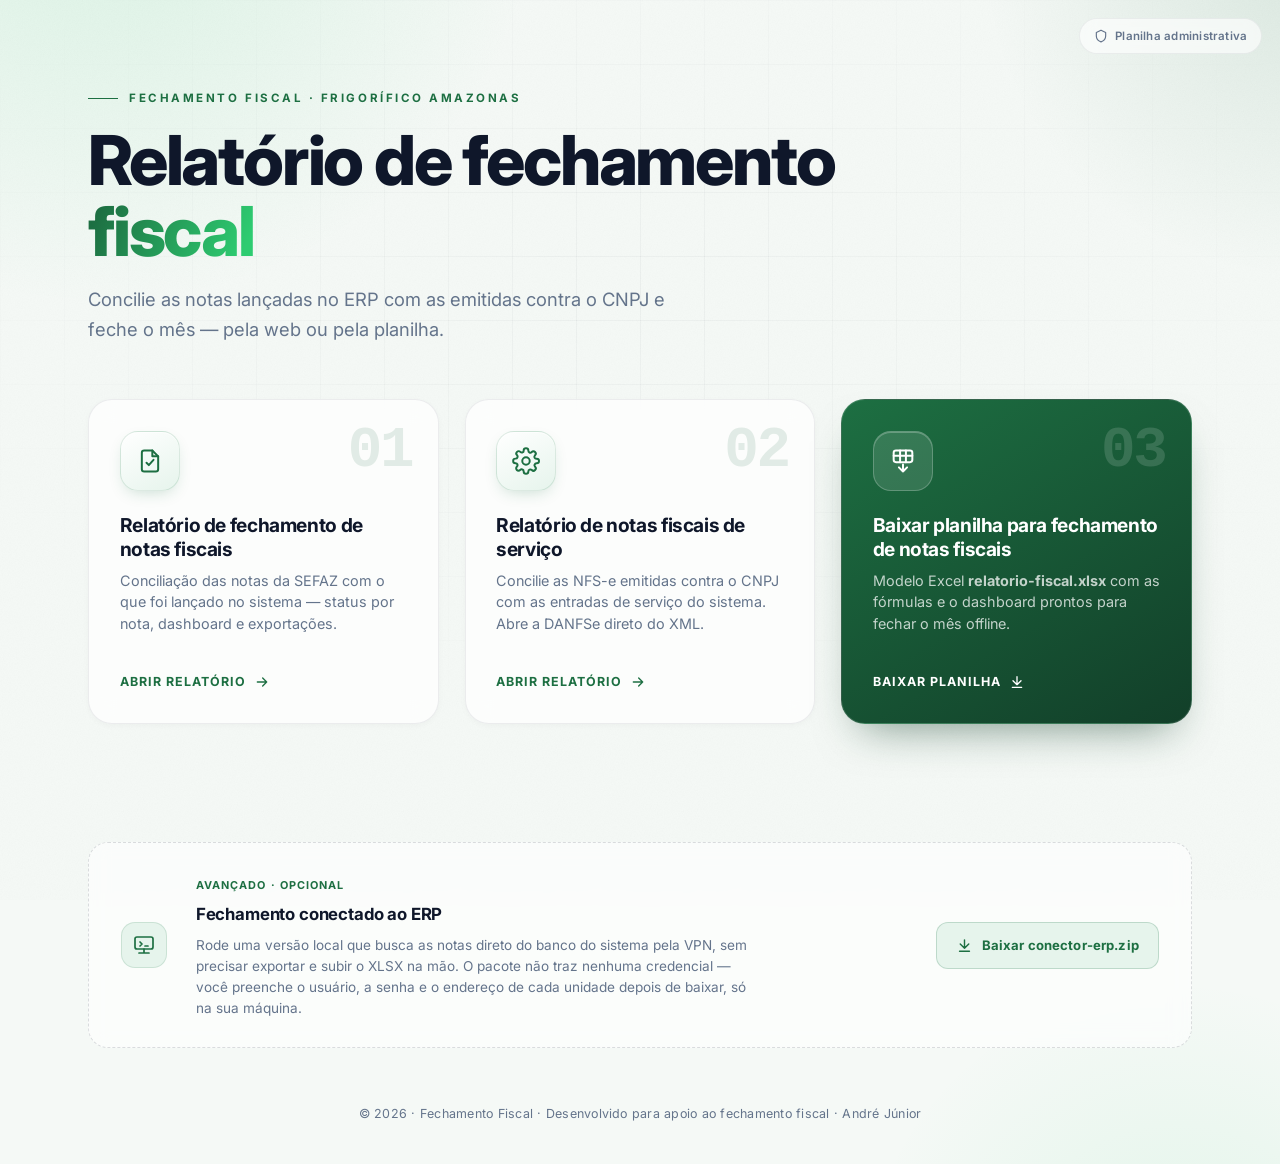
<file: index.html>
<!doctype html>
<html lang="pt-br">
  <head>
    <meta charset="UTF-8" />
    <meta name="viewport" content="width=device-width, initial-scale=1.0" />
    <title>Relatório de fechamento fiscal</title>
    <meta
      name="description"
      content="Ferramentas do fechamento fiscal: conciliação das notas da SEFAZ, das notas de serviço (NFS-e) e o modelo de planilha para fechar o mês."
    />

    <link rel="preconnect" href="https://fonts.googleapis.com" />
    <link rel="preconnect" href="https://fonts.gstatic.com" crossorigin />
    <link
      href="https://fonts.googleapis.com/css2?family=Inter:wght@400;500;600;700;800&display=swap"
      rel="stylesheet"
    />
    <link rel="stylesheet" href="style.css" />
    <link rel="stylesheet" href="css/inicio.css" />
    <link rel="shortcut icon" href="favicon.ico" type="image/x-icon" />
  </head>
  <body>
    <a href="controle-nf.xlsx" class="lp-admin">
      <svg
        viewBox="0 0 24 24"
        fill="none"
        stroke-width="2"
        stroke-linecap="round"
        stroke-linejoin="round"
        aria-hidden="true"
      >
        <path d="M12 2 4 6v6c0 5 3.4 8.5 8 10 4.6-1.5 8-5 8-10V6z" />
      </svg>
      Planilha administrativa
    </a>

    <main class="lp">
      <div class="lp-hero">
        <span class="lp-eyebrow">Fechamento fiscal · Frigorífico Amazonas</span>
        <h1 class="lp-title">Relatório de fechamento <em>fiscal</em></h1>
        <p class="lp-lede">
          Concilie as notas lançadas no ERP com as emitidas contra o CNPJ e
          feche o mês — pela web ou pela planilha.
        </p>
      </div>

      <nav class="lp-cards">
        <a class="lp-card" href="conciliacao.html" style="--i: 0">
          <span class="lp-card-hud" aria-hidden="true"></span>
          <span class="lp-card-index" aria-hidden="true">01</span>
          <span class="lp-card-icon" aria-hidden="true">
            <svg
              viewBox="0 0 24 24"
              fill="none"
              stroke="currentColor"
              stroke-width="1.7"
              stroke-linecap="round"
              stroke-linejoin="round"
            >
              <path d="M14 3H7a2 2 0 0 0-2 2v14a2 2 0 0 0 2 2h10a2 2 0 0 0 2-2V8z" />
              <path d="M14 3v5h5" />
              <path d="M9 13.5l2 2 4-4.5" />
            </svg>
          </span>
          <span class="lp-card-body">
            <span class="lp-card-title"
              >Relatório de fechamento de notas fiscais</span
            >
            <span class="lp-card-sub"
              >Conciliação das notas da SEFAZ com o que foi lançado no sistema —
              status por nota, dashboard e exportações.</span
            >
          </span>
          <span class="lp-card-cta">
            Abrir relatório
            <svg
              viewBox="0 0 24 24"
              fill="none"
              stroke="currentColor"
              stroke-width="2"
              stroke-linecap="round"
              stroke-linejoin="round"
              aria-hidden="true"
            >
              <path d="M5 12h14M13 6l6 6-6 6" />
            </svg>
          </span>
        </a>

        <a class="lp-card" href="conciliacao-servicos.html" style="--i: 1">
          <span class="lp-card-hud" aria-hidden="true"></span>
          <span class="lp-card-index" aria-hidden="true">02</span>
          <span class="lp-card-icon" aria-hidden="true">
            <svg
              viewBox="0 0 24 24"
              fill="none"
              stroke="currentColor"
              stroke-width="1.7"
              stroke-linecap="round"
              stroke-linejoin="round"
            >
              <circle cx="12" cy="12" r="3.2" />
              <path
                d="M19.4 15a1.7 1.7 0 0 0 .34 1.87l.06.06a2 2 0 1 1-2.83 2.83l-.06-.06a1.7 1.7 0 0 0-1.87-.34 1.7 1.7 0 0 0-1.03 1.56V21a2 2 0 1 1-4 0v-.09A1.7 1.7 0 0 0 8.9 19.3a1.7 1.7 0 0 0-1.87.34l-.06.06a2 2 0 1 1-2.83-2.83l.06-.06A1.7 1.7 0 0 0 4.7 15a1.7 1.7 0 0 0-1.56-1.03H3a2 2 0 1 1 0-4h.09A1.7 1.7 0 0 0 4.7 8.9a1.7 1.7 0 0 0-.34-1.87l-.06-.06a2 2 0 1 1 2.83-2.83l.06.06A1.7 1.7 0 0 0 9 4.7h.06A1.7 1.7 0 0 0 10 3.14V3a2 2 0 1 1 4 0v.09A1.7 1.7 0 0 0 15 4.7a1.7 1.7 0 0 0 1.87-.34l.06-.06a2 2 0 1 1 2.83 2.83l-.06.06A1.7 1.7 0 0 0 19.3 9v.06A1.7 1.7 0 0 0 21 10h.14a2 2 0 1 1 0 4H21a1.7 1.7 0 0 0-1.56 1z"
              />
            </svg>
          </span>
          <span class="lp-card-body">
            <span class="lp-card-title"
              >Relatório de notas fiscais de serviço</span
            >
            <span class="lp-card-sub"
              >Concilie as NFS-e emitidas contra o CNPJ com as entradas de
              serviço do sistema. Abre a DANFSe direto do XML.</span
            >
          </span>
          <span class="lp-card-cta">
            Abrir relatório
            <svg
              viewBox="0 0 24 24"
              fill="none"
              stroke="currentColor"
              stroke-width="2"
              stroke-linecap="round"
              stroke-linejoin="round"
              aria-hidden="true"
            >
              <path d="M5 12h14M13 6l6 6-6 6" />
            </svg>
          </span>
        </a>

        <a class="lp-card lp-card--primary" href="assets/relatorio-fiscal.xlsx" download style="--i: 2">
          <span class="lp-card-hud" aria-hidden="true"></span>
          <span class="lp-card-index" aria-hidden="true">03</span>
          <span class="lp-card-icon" aria-hidden="true">
            <svg
              viewBox="0 0 24 24"
              fill="none"
              stroke="currentColor"
              stroke-width="1.7"
              stroke-linecap="round"
              stroke-linejoin="round"
            >
              <rect x="4" y="3" width="16" height="10" rx="2" />
              <path d="M4 7.5h16M9.5 3v10M14.5 3v10" />
              <path d="M12 15v6M8.5 17.5l3.5 3.5 3.5-3.5" />
            </svg>
          </span>
          <span class="lp-card-body">
            <span class="lp-card-title"
              >Baixar planilha para fechamento de notas fiscais</span
            >
            <span class="lp-card-sub"
              >Modelo Excel <b>relatorio-fiscal.xlsx</b> com as fórmulas e o
              dashboard prontos para fechar o mês offline.</span
            >
          </span>
          <span class="lp-card-cta">
            Baixar planilha
            <svg
              viewBox="0 0 24 24"
              fill="none"
              stroke="currentColor"
              stroke-width="2"
              stroke-linecap="round"
              stroke-linejoin="round"
              aria-hidden="true"
            >
              <path d="M12 4v12M6 10l6 6 6-6M5 20h14" />
            </svg>
          </span>
        </a>
      </nav>

      <section class="lp-advanced">
        <div class="lp-advanced-icon" aria-hidden="true">
          <svg
            viewBox="0 0 24 24"
            fill="none"
            stroke="currentColor"
            stroke-width="1.7"
            stroke-linecap="round"
            stroke-linejoin="round"
          >
            <rect x="3" y="4" width="18" height="12" rx="2" />
            <path d="M7 20h10M12 16v4" />
            <path d="M8 9l2 2-2 2M13 13h3" />
          </svg>
        </div>
        <div class="lp-advanced-body">
          <span class="lp-advanced-tag">Avançado · opcional</span>
          <h2 class="lp-advanced-title">Fechamento conectado ao ERP</h2>
          <p class="lp-advanced-sub">
            Rode uma versão local que busca as notas direto do banco do
            sistema pela VPN, sem precisar exportar e subir o XLSX na mão.
            O pacote não traz nenhuma credencial — você preenche o usuário,
            a senha e o endereço de cada unidade depois de baixar, só na sua
            máquina.
          </p>
        </div>
        <a class="lp-advanced-btn" href="assets/conector-erp.zip" download>
          <svg
            viewBox="0 0 24 24"
            fill="none"
            stroke="currentColor"
            stroke-width="2"
            stroke-linecap="round"
            stroke-linejoin="round"
            aria-hidden="true"
          >
            <path d="M12 4v12M6 10l6 6 6-6M5 20h14" />
          </svg>
          Baixar conector-erp.zip
        </a>
      </section>
    </main>

    <footer class="lp-foot">
      © 2026 · Fechamento Fiscal · Desenvolvido para apoio ao fechamento fiscal ·
      André Júnior
    </footer>

    <script>
      ;(function () {
        var reduce = window.matchMedia('(prefers-reduced-motion: reduce)').matches
        var cards = document.querySelectorAll('.lp-card')
        cards.forEach(function (card) {
          card.addEventListener('pointermove', function (e) {
            var r = card.getBoundingClientRect()
            var px = (e.clientX - r.left) / r.width
            var py = (e.clientY - r.top) / r.height
            card.style.setProperty('--mx', (px * 100).toFixed(1) + '%')
            card.style.setProperty('--my', (py * 100).toFixed(1) + '%')
            if (!reduce) {
              card.style.setProperty('--ry', ((px - 0.5) * 8).toFixed(2) + 'deg')
              card.style.setProperty('--rx', ((0.5 - py) * 8).toFixed(2) + 'deg')
            }
          })
          card.addEventListener('pointerleave', function () {
            card.style.setProperty('--mx', '50%')
            card.style.setProperty('--my', '50%')
            card.style.setProperty('--rx', '0deg')
            card.style.setProperty('--ry', '0deg')
          })
        })
      })()
    </script>
  </body>
</html>
</file>
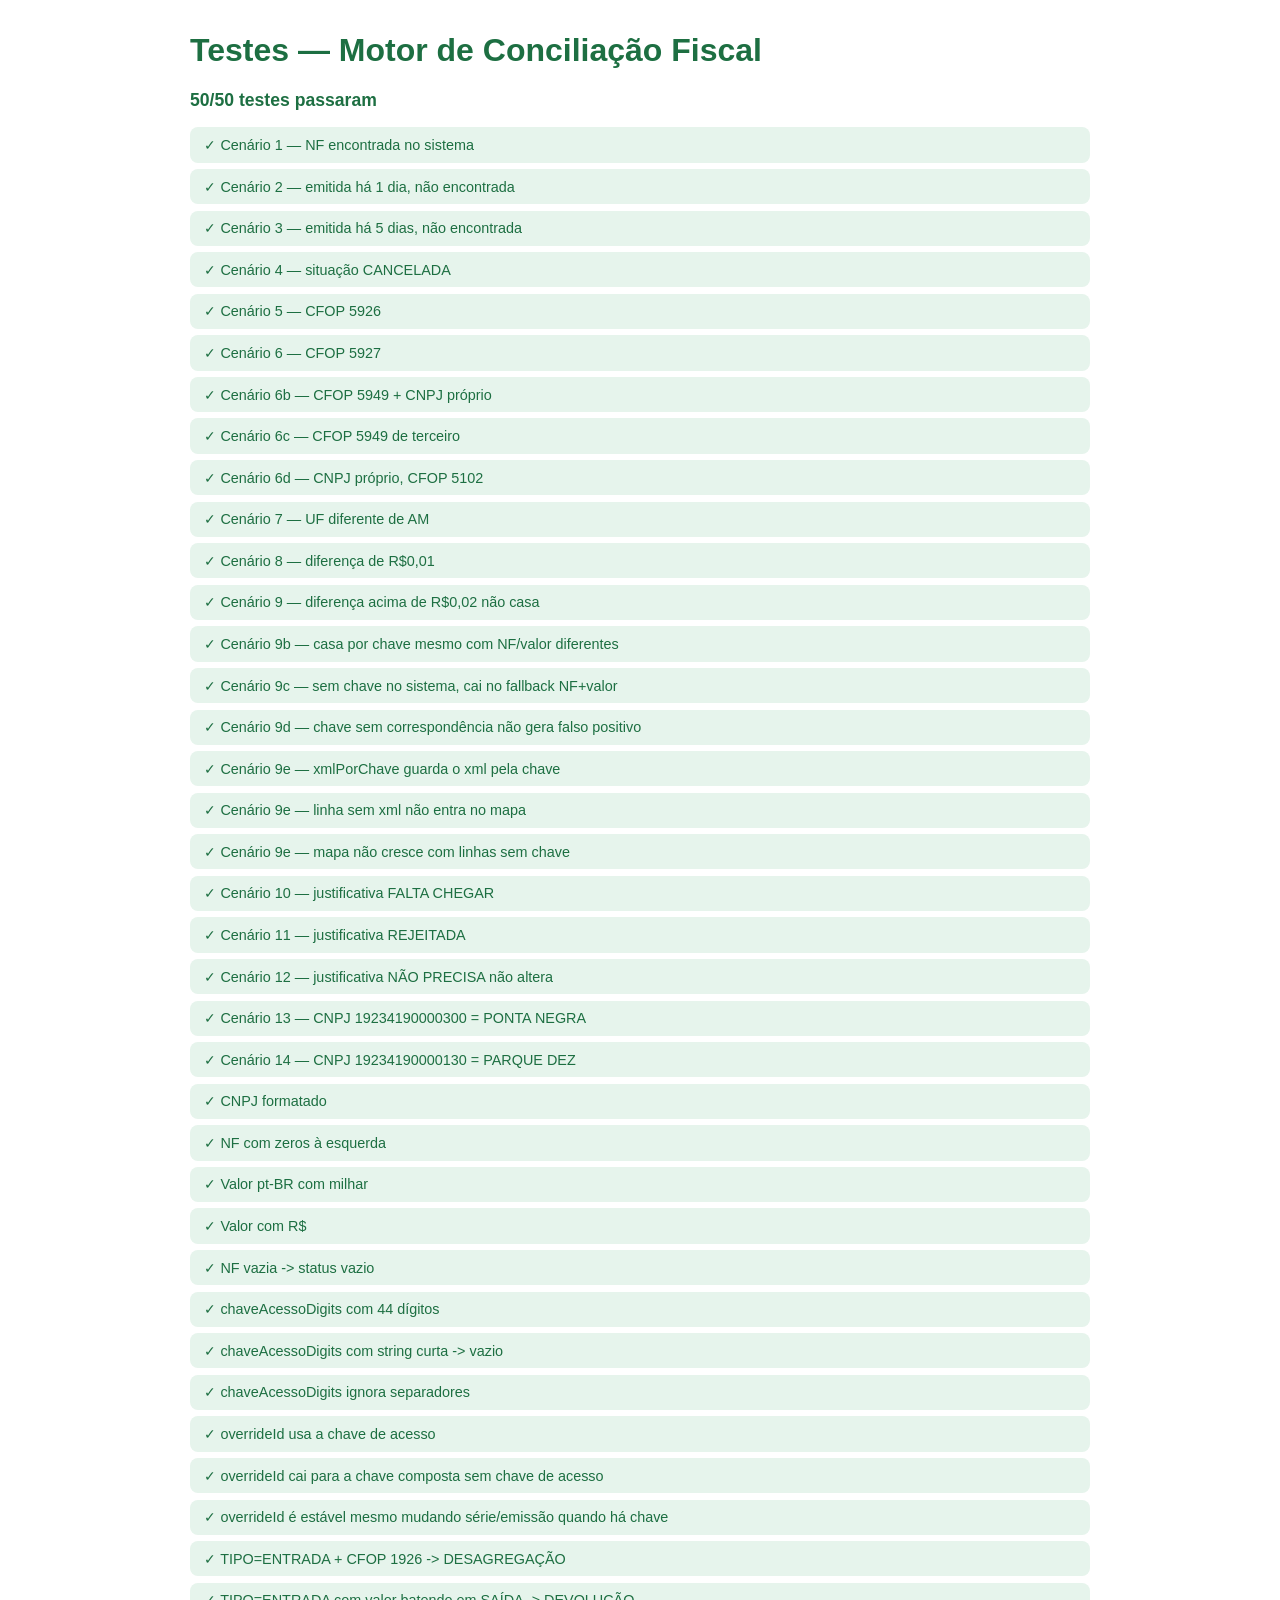
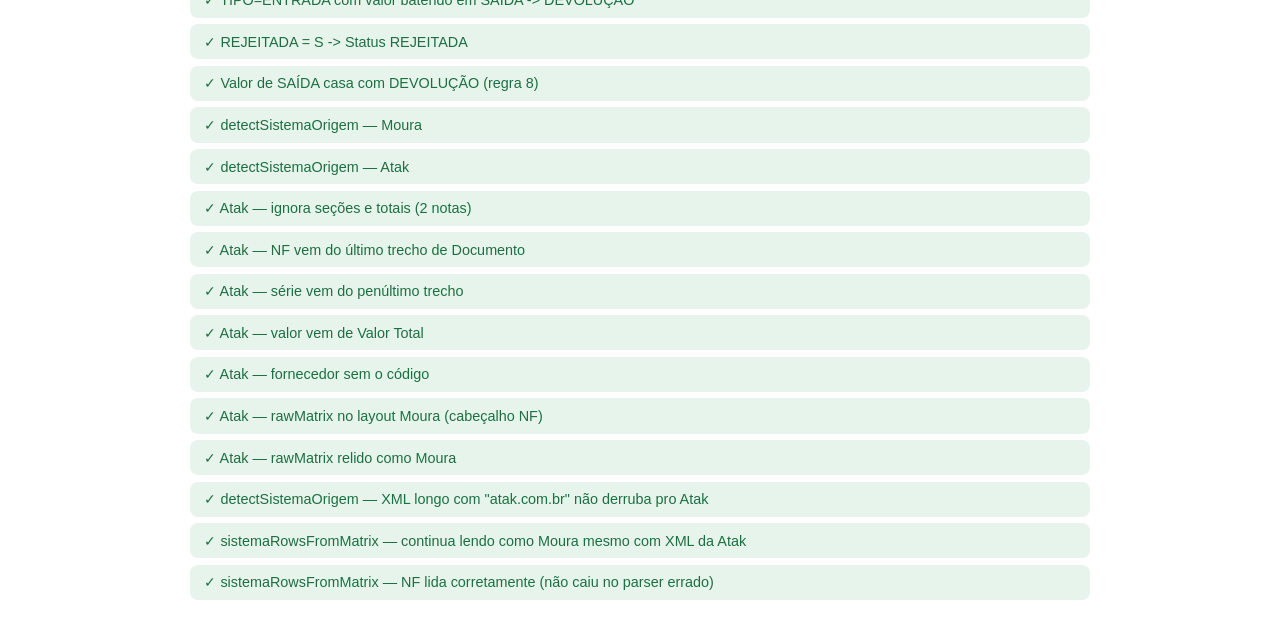
<file: tests/conciliacao-engine.test.html>
<!doctype html>
<html lang="pt-br">
  <head>
    <meta charset="UTF-8" />
    <title>Testes — Motor de Conciliação Fiscal</title>
    <style>
      body { font-family: 'Segoe UI', sans-serif; max-width: 900px; margin: 2rem auto; padding: 0 1rem; }
      h1 { color: #1d6f42; }
      .case { padding: 0.6rem 0.9rem; border-radius: 8px; margin-bottom: 0.4rem; font-size: 0.9rem; }
      .pass { background: #e6f4ec; color: #1d6f42; }
      .fail { background: #fdecec; color: #b42318; }
      #summary { font-weight: 700; margin: 1rem 0; font-size: 1.1rem; }
    </style>
    <script src="../js/conciliacao-engine.js"></script>
    <script src="../js/conciliacao-parsers.js"></script>
  </head>
  <body>
    <h1>Testes — Motor de Conciliação Fiscal</h1>
    <div id="summary">Executando...</div>
    <div id="results"></div>

    <script>
      const Engine = window.ConciliacaoEngine
      const results = []

      function assertEqual(name, actual, expected) {
        const pass = actual === expected
        results.push({ name, pass, actual, expected })
      }

      function baseRow(overrides) {
        return Object.assign(
          {
            uf: 'AM',
            nf: '123',
            serie: '1',
            emissao: Engine.stripTime(new Date()),
            cnpjEmissor: '05402904001562',
            cnpjEmissorFormatado: '05.402.904/0001-62',
            fornecedor: 'FORNECEDOR TESTE',
            cnpjDestinatario: '19234190000300',
            cfop: 5102,
            situacao: 'AUTORIZADA',
            tipo: 'SAÍDA',
            valor: 100,
            rejeitada: 'N',
          },
          overrides || {}
        )
      }

      function diasAtras(n) {
        const d = new Date()
        d.setDate(d.getDate() - n)
        return Engine.stripTime(d)
      }

      // --- Cenário 1: NF encontrada no sistema -> RECEBIDA ---
      ;(function () {
        const row = baseRow({ nf: '456', valor: 250, emissao: diasAtras(10) })
        const indices = Engine.buildIndices([row], [{ nf: '456', valor: 250 }])
        assertEqual('Cenário 1 — NF encontrada no sistema', Engine.conciliarNota(row, indices), 'RECEBIDA')
      })()

      // --- Cenário 2: não encontrada, emitida há 1 dia -> FALTA CHEGAR ---
      ;(function () {
        const row = baseRow({ nf: '789', valor: 300, emissao: diasAtras(1) })
        const indices = Engine.buildIndices([row], [])
        assertEqual('Cenário 2 — emitida há 1 dia, não encontrada', Engine.conciliarNota(row, indices), 'FALTA CHEGAR')
      })()

      // --- Cenário 3: não encontrada, emitida há mais de 2 dias -> NÃO LANÇADA ---
      ;(function () {
        const row = baseRow({ nf: '790', valor: 300, emissao: diasAtras(5) })
        const indices = Engine.buildIndices([row], [])
        assertEqual('Cenário 3 — emitida há 5 dias, não encontrada', Engine.conciliarNota(row, indices), 'NÃO LANÇADA')
      })()

      // --- Cenário 4: Situação CANCELADA ---
      ;(function () {
        const row = baseRow({ nf: '791', situacao: 'CANCELADA', emissao: diasAtras(10) })
        const indices = Engine.buildIndices([row], [])
        assertEqual('Cenário 4 — situação CANCELADA', Engine.conciliarNota(row, indices), 'CANCELADA')
      })()

      // --- Cenário 5: CFOP 5926 -> DESAGREGAÇÃO ---
      ;(function () {
        const row = baseRow({ nf: '792', cfop: 5926, emissao: diasAtras(10) })
        const indices = Engine.buildIndices([row], [])
        assertEqual('Cenário 5 — CFOP 5926', Engine.conciliarNota(row, indices), 'DESAGREGAÇÃO')
      })()

      // --- Cenário 6: CFOP 5927 -> DESCARTE ---
      ;(function () {
        const row = baseRow({ nf: '793', cfop: 5927, emissao: diasAtras(10) })
        const indices = Engine.buildIndices([row], [])
        assertEqual('Cenário 6 — CFOP 5927', Engine.conciliarNota(row, indices), 'DESCARTE')
      })()

      // --- Cenário 6b: CFOP 5949 emitida por CNPJ próprio -> SAÍDA DE ESTOQUE ---
      ;(function () {
        const row = baseRow({
          nf: '7931',
          cfop: 5949,
          cnpjEmissor: '19234190000644',
          emissao: diasAtras(10),
        })
        const indices = Engine.buildIndices([row], [])
        assertEqual('Cenário 6b — CFOP 5949 + CNPJ próprio', Engine.conciliarNota(row, indices), 'SAÍDA DE ESTOQUE')
      })()

      // --- Cenário 6c: CFOP 5949 de fornecedor terceiro -> não é saída de estoque ---
      ;(function () {
        const row = baseRow({ nf: '7932', cfop: 5949, emissao: diasAtras(10) })
        const indices = Engine.buildIndices([row], [])
        assertEqual('Cenário 6c — CFOP 5949 de terceiro', Engine.conciliarNota(row, indices), 'NÃO LANÇADA')
      })()

      // --- Cenário 6d: CNPJ próprio mas CFOP diferente de 5949 -> regra não dispara ---
      ;(function () {
        const row = baseRow({ nf: '7933', cfop: 5102, cnpjEmissor: '19234190000130', emissao: diasAtras(10) })
        const indices = Engine.buildIndices([row], [])
        assertEqual('Cenário 6d — CNPJ próprio, CFOP 5102', Engine.conciliarNota(row, indices), 'NÃO LANÇADA')
      })()

      // --- Cenário 7: UF diferente de AM -> EM TRANSPORTE ---
      ;(function () {
        const row = baseRow({ nf: '794', uf: 'SP', emissao: diasAtras(10) })
        const indices = Engine.buildIndices([row], [])
        assertEqual('Cenário 7 — UF diferente de AM', Engine.conciliarNota(row, indices), 'EM TRANSPORTE')
      })()

      // --- Cenário 8: NF+valor com diferença de R$0,01 -> RECEBIDA ---
      ;(function () {
        const row = baseRow({ nf: '795', valor: 100.0, emissao: diasAtras(10) })
        const indices = Engine.buildIndices([row], [{ nf: '795', valor: 100.01 }])
        assertEqual('Cenário 8 — diferença de R$0,01', Engine.conciliarNota(row, indices), 'RECEBIDA')
      })()

      // --- Cenário 9: diferença superior a R$0,02 -> não considera match ---
      ;(function () {
        const row = baseRow({ nf: '796', valor: 100.0, emissao: diasAtras(10) })
        const indices = Engine.buildIndices([row], [{ nf: '796', valor: 100.05 }])
        assertEqual('Cenário 9 — diferença acima de R$0,02 não casa', Engine.conciliarNota(row, indices), 'NÃO LANÇADA')
      })()

      // --- Cenário 9b: chave de acesso bate, mesmo com NF e valor diferentes -> RECEBIDA ---
      ;(function () {
        const chave = '13260904312377000137558900016804791753352224'
        const row = baseRow({ nf: '999999', valor: 12345.67, emissao: diasAtras(10), chave })
        const indices = Engine.buildIndices([row], [{ nf: '000000001', valor: 1, chave }])
        assertEqual('Cenário 9b — casa por chave mesmo com NF/valor diferentes', Engine.conciliarNota(row, indices), 'RECEBIDA')
      })()

      // --- Cenário 9c: SEFAZ tem chave mas o sistema não trouxe essa coluna -> cai no fallback NF+valor ---
      ;(function () {
        const chave = '13260904312377000137558900016804791753352224'
        const row = baseRow({ nf: '800', valor: 321, emissao: diasAtras(10), chave })
        const indices = Engine.buildIndices([row], [{ nf: '800', valor: 321 }])
        assertEqual('Cenário 9c — sem chave no sistema, cai no fallback NF+valor', Engine.conciliarNota(row, indices), 'RECEBIDA')
      })()

      // --- Cenário 9d: chave presente nos dois lados mas sem correspondência, e NF+valor também não batem -> NÃO LANÇADA ---
      ;(function () {
        const row = baseRow({ nf: '801', valor: 322, emissao: diasAtras(10), chave: '1'.repeat(44) })
        const indices = Engine.buildIndices([row], [{ nf: '999', valor: 999, chave: '2'.repeat(44) }])
        assertEqual('Cenário 9d — chave sem correspondência não gera falso positivo', Engine.conciliarNota(row, indices), 'NÃO LANÇADA')
      })()

      // --- Cenário 9e: xmlPorChave só indexa quando tem chave válida E xml (usado
      // pelo botão de DANFE, que só existe quando o sistema veio do conector-erp) ---
      ;(function () {
        const chave = '13260904312377000137558900016804791753352224'
        const indices = Engine.buildIndices(
          [],
          [
            { nf: '1', valor: 1, chave, xml: '<xml-de-verdade/>' },
            { nf: '2', valor: 2, chave: '2'.repeat(44) }, // sem xml -> não entra no mapa
            { nf: '3', valor: 3, xml: '<sem-chave/>' }, // sem chave -> não entra no mapa
          ]
        )
        assertEqual('Cenário 9e — xmlPorChave guarda o xml pela chave', indices.xmlPorChave.get(chave), '<xml-de-verdade/>')
        assertEqual('Cenário 9e — linha sem xml não entra no mapa', indices.xmlPorChave.has('2'.repeat(44)), false)
        assertEqual('Cenário 9e — mapa não cresce com linhas sem chave', indices.xmlPorChave.size, 1)
      })()

      // --- Cenário 10: Justificativa = FALTA CHEGAR ---
      ;(function () {
        const row = baseRow({ nf: '797', emissao: diasAtras(10) })
        const indices = Engine.buildIndices([row], [])
        assertEqual(
          'Cenário 10 — justificativa FALTA CHEGAR',
          Engine.conciliarNota(row, indices, 'FALTA CHEGAR'),
          'FALTA CHEGAR'
        )
      })()

      // --- Cenário 11: Justificativa = REJEITADA ---
      ;(function () {
        const row = baseRow({ nf: '798', emissao: diasAtras(10) })
        const indices = Engine.buildIndices([row], [])
        assertEqual(
          'Cenário 11 — justificativa REJEITADA',
          Engine.conciliarNota(row, indices, 'REJEITADA'),
          'REJEITADA'
        )
      })()

      // --- Cenário 12: Justificativa = NÃO PRECISA não altera status automático ---
      ;(function () {
        const row = baseRow({ nf: '799', emissao: diasAtras(10) })
        const indices = Engine.buildIndices([row], [])
        const automatico = Engine.conciliarNota(row, indices, 'NÃO PRECISA')
        assertEqual('Cenário 12 — justificativa NÃO PRECISA não altera', automatico, 'NÃO LANÇADA')
      })()

      // --- Cenário 13: unidade PONTA NEGRA ---
      assertEqual('Cenário 13 — CNPJ 19234190000300 = PONTA NEGRA', Engine.unidadeNome('19234190000300'), 'UNIDADE: PONTA NEGRA')

      // --- Cenário 14: unidade PARQUE DEZ ---
      assertEqual('Cenário 14 — CNPJ 19234190000130 = PARQUE DEZ', Engine.unidadeNome('19234190000130'), 'UNIDADE: PARQUE DEZ')

      // --- Testes adicionais de normalização ---
      assertEqual('CNPJ formatado', Engine.formatCNPJ('19234190000300'), '19.234.190/0003-00')
      assertEqual('NF com zeros à esquerda', Engine.normalizeNF('000123'), Engine.normalizeNF('123'))
      assertEqual('Valor pt-BR com milhar', Engine.normalizeValor('1.963,68'), 1963.68)
      assertEqual('Valor com R$', Engine.normalizeValor('R$ 100,00'), 100)
      assertEqual('NF vazia -> status vazio', Engine.conciliarNota(baseRow({ nf: '' }), Engine.buildIndices([], [])), '')

      // --- overrideId: chave de acesso quando disponível, senão chave composta ---
      ;(function () {
        const chave = '1'.repeat(44)
        assertEqual('chaveAcessoDigits com 44 dígitos', Engine.chaveAcessoDigits(chave), chave)
        assertEqual('chaveAcessoDigits com string curta -> vazio', Engine.chaveAcessoDigits('123'), '')
        assertEqual(
          'chaveAcessoDigits ignora separadores',
          Engine.chaveAcessoDigits('1'.repeat(22) + ' ' + '1'.repeat(22)),
          chave
        )
        assertEqual('overrideId usa a chave de acesso', Engine.overrideId(baseRow({ chave })), chave)
        const semChave = baseRow({ chave: '' })
        assertEqual(
          'overrideId cai para a chave composta sem chave de acesso',
          Engine.overrideId(semChave),
          Engine.noteKey(semChave)
        )
        assertEqual(
          'overrideId é estável mesmo mudando série/emissão quando há chave',
          Engine.overrideId(baseRow({ chave, serie: '9', emissao: diasAtras(30) })),
          chave
        )
      })()

      // Regra 2: TIPO=ENTRADA classificado via sub-regra (não cai nas demais regras)
      ;(function () {
        const entrada = baseRow({ nf: '900', tipo: 'ENTRADA', cfop: 1926, emissao: diasAtras(10) })
        const indices = Engine.buildIndices([entrada], [])
        assertEqual('TIPO=ENTRADA + CFOP 1926 -> DESAGREGAÇÃO', Engine.conciliarNota(entrada, indices), 'DESAGREGAÇÃO')
      })()
      ;(function () {
        const saida = baseRow({ nf: '901', tipo: 'SAÍDA', valor: 500, emissao: diasAtras(10) })
        const entrada = baseRow({ nf: '902', tipo: 'ENTRADA', valor: 500, emissao: diasAtras(10) })
        const indices = Engine.buildIndices([saida, entrada], [])
        assertEqual('TIPO=ENTRADA com valor batendo em SAÍDA -> DEVOLUÇÃO', Engine.conciliarNota(entrada, indices), 'DEVOLUÇÃO')
      })()

      // Regra 5: indicador SEFAZ de rejeição
      ;(function () {
        const row = baseRow({ nf: '903', rejeitada: 'S', emissao: diasAtras(10) })
        const indices = Engine.buildIndices([row], [])
        assertEqual('REJEITADA = S -> Status REJEITADA', Engine.conciliarNota(row, indices), 'REJEITADA')
      })()

      // Regra 8: DEVOLUÇÃO por valor exato entre linhas ENTRADA do próprio SEFAZ
      ;(function () {
        const entrada = baseRow({ nf: '904', tipo: 'ENTRADA', valor: 777.5, situacao: 'CANCELADA', emissao: diasAtras(10) })
        const saida = baseRow({ nf: '905', tipo: 'SAÍDA', valor: 777.5, emissao: diasAtras(10) })
        const indices = Engine.buildIndices([entrada, saida], [])
        assertEqual('Valor de SAÍDA casa com DEVOLUÇÃO (regra 8)', Engine.conciliarNota(saida, indices), 'DEVOLUÇÃO')
      })()

      // --- Parsers: detecção Moura x Atak e leitura do Atak ---
      ;(function () {
        const Parsers = window.ConciliacaoParsers

        const mouraMatrix = [
          ['NF', 'Fornecedor', 'Vlr. Nota'],
          ['123', 'FORN X', '1.000,00'],
        ]
        assertEqual('detectSistemaOrigem — Moura', Parsers.detectSistemaOrigem(mouraMatrix), 'moura')

        const atakMatrix = [
          ['Chave Fato', 'Documento', 'Nome do Cadastro', 'Qtde. Pri.', 'UN', 'Qtde. Aux.', 'UN', 'Valor Total'],
          ['Tipo Movto.:', 'T132', '(ALMOXARIFADO) NOTA FISCAL DE ENTRADA', '', '', '', '', ''],
          ['110072038', '111-NEE-000-139439', '90327-ARCELOMITTAL BRASIL', 44.86, '', 0, '', 336.45],
          ['110072209', '111-NEE-001-108', '90427-AMAZONFRIO', 228.2, '', 0, '', 10216.16],
          ['Total do Movimento:', 'T132', 273.06, 0, 10552.61, '', '', ''],
          ['Total Geral:', 273.06, 0, 10552.61, '', '', '', ''],
        ]
        assertEqual('detectSistemaOrigem — Atak', Parsers.detectSistemaOrigem(atakMatrix), 'atak')

        const atak = Parsers.sistemaRowsFromMatrix(atakMatrix)
        assertEqual('Atak — ignora seções e totais (2 notas)', atak.rows.length, 2)
        assertEqual('Atak — NF vem do último trecho de Documento', atak.rows[0].nf, '139439')
        assertEqual('Atak — série vem do penúltimo trecho', atak.rows[0].serie, '000')
        assertEqual('Atak — valor vem de Valor Total', atak.rows[0].valor, 336.45)
        assertEqual('Atak — fornecedor sem o código', atak.rows[0].fornecedor, 'ARCELOMITTAL BRASIL')
        assertEqual('Atak — rawMatrix no layout Moura (cabeçalho NF)', atak.rawMatrix[0][1], 'NF')
        assertEqual('Atak — rawMatrix relido como Moura', Parsers.sistemaRowsFromMatrix(atak.rawMatrix).origem, 'moura')

        // Regressão: o rawMatrix do conector-erp (Moura) agora pode trazer o XML
        // completo da NF-e numa coluna extra — se a nota for de/para a empresa Atak
        // (comum na unidade do CD), o XML pode conter a substring "atak.com.br" (ex.:
        // um e-mail) só por coincidência. Isso não pode fazer o detector achar que o
        // arquivo inteiro é um export do Atak (que exigiria colunas Documento/Valor
        // Total que esse layout não tem).
        const xmlLongoComAtak =
          '<nfeProc><infNFe><dest><email>compras@atak.com.br</email><xNome>ATAK DISTRIBUIDORA</xNome></dest></infNFe></nfeProc>'.padEnd(200, ' ')
        const mouraComXmlAtak = [
          ['NF', 'Fornecedor', 'Vlr. Nota', 'Chave de Acesso', 'XML NFe'],
          ['456', 'FORN Y', '2.000,00', '1'.repeat(44), xmlLongoComAtak],
        ]
        assertEqual(
          'detectSistemaOrigem — XML longo com "atak.com.br" não derruba pro Atak',
          Parsers.detectSistemaOrigem(mouraComXmlAtak),
          'moura'
        )
        const mouraComXmlAtakRows = Parsers.sistemaRowsFromMatrix(mouraComXmlAtak)
        assertEqual('sistemaRowsFromMatrix — continua lendo como Moura mesmo com XML da Atak', mouraComXmlAtakRows.origem, 'moura')
        assertEqual('sistemaRowsFromMatrix — NF lida corretamente (não caiu no parser errado)', mouraComXmlAtakRows.rows[0].nf, '456')
      })()

      // Render
      const passCount = results.filter((r) => r.pass).length
      document.getElementById('summary').textContent = `${passCount}/${results.length} testes passaram`
      document.getElementById('summary').style.color = passCount === results.length ? '#1d6f42' : '#b42318'

      const container = document.getElementById('results')
      for (const r of results) {
        const div = document.createElement('div')
        div.className = 'case ' + (r.pass ? 'pass' : 'fail')
        div.textContent = r.pass
          ? `✓ ${r.name}`
          : `✗ ${r.name} — esperado "${r.expected}", obtido "${r.actual}"`
        container.appendChild(div)
      }
    </script>
  </body>
</html>
</file>
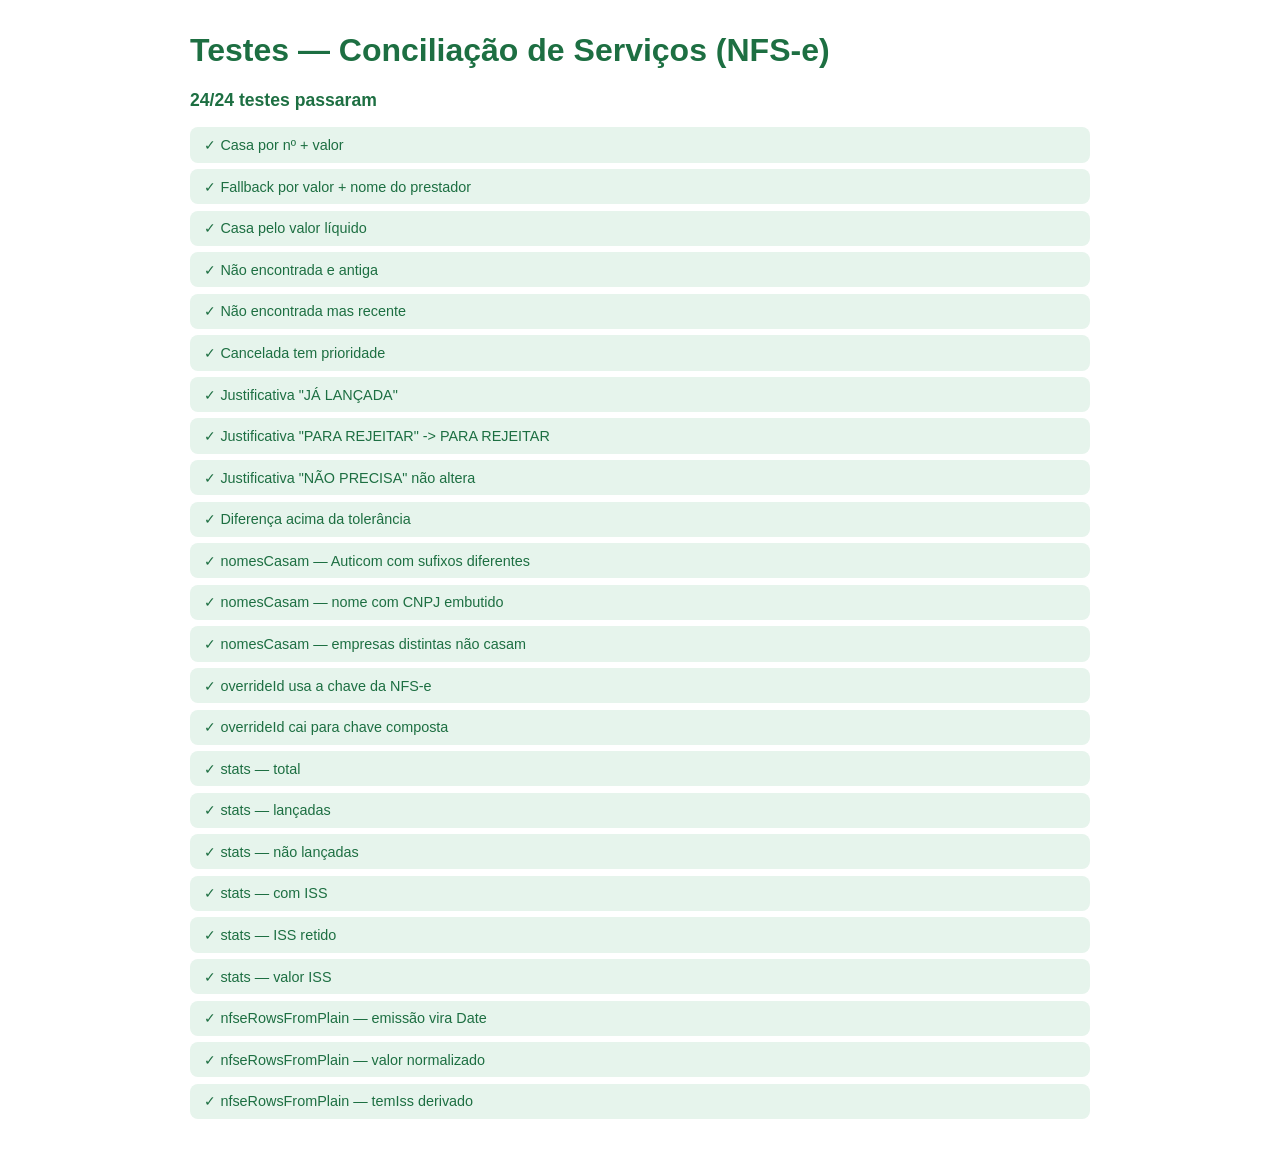
<file: tests/servicos-engine.test.html>
<!doctype html>
<html lang="pt-br">
  <head>
    <meta charset="UTF-8" />
    <title>Testes — Conciliação de Serviços (NFS-e)</title>
    <style>
      body { font-family: 'Segoe UI', sans-serif; max-width: 900px; margin: 2rem auto; padding: 0 1rem; }
      h1 { color: #1d6f42; }
      .case { padding: 0.6rem 0.9rem; border-radius: 8px; margin-bottom: 0.4rem; font-size: 0.9rem; }
      .pass { background: #e6f4ec; color: #1d6f42; }
      .fail { background: #fdecec; color: #b42318; }
      #summary { font-weight: 700; margin: 1rem 0; font-size: 1.1rem; }
    </style>
    <script src="../js/conciliacao-engine.js"></script>
    <script src="../js/conciliacao-parsers.js"></script>
    <script src="../js/servicos-engine.js"></script>
    <script src="../js/servicos-parsers.js"></script>
  </head>
  <body>
    <h1>Testes — Conciliação de Serviços (NFS-e)</h1>
    <div id="summary">Executando...</div>
    <div id="results"></div>

    <script>
      const Base = window.ConciliacaoEngine
      const Engine = window.ServicosEngine
      const Parsers = window.ServicosParsers
      const results = []

      function assertEqual(name, actual, expected) {
        results.push({ name, pass: actual === expected, actual, expected })
      }
      function assertTrue(name, cond) {
        results.push({ name, pass: !!cond, actual: !!cond, expected: true })
      }

      function diasAtras(n) {
        const d = new Date()
        d.setDate(d.getDate() - n)
        return Base.stripTime(d)
      }

      function nfse(overrides) {
        return Object.assign(
          {
            chave: '',
            numero: '100',
            serie: '1',
            emissao: diasAtras(20),
            emissaoRaw: '',
            prestadorCnpj: '31315744000129',
            prestadorCnpjFormatado: '31.315.744/0001-29',
            prestador: 'FORNECEDOR TESTE LTDA',
            municipio: 'Manaus',
            uf: 'AM',
            codServico: '140101',
            descricao: '',
            valorServico: 250,
            valorLiquido: 250,
            iss: 0,
            issAliquota: 0,
            issRetido: false,
            temIss: false,
            cStat: '100',
            cancelada: false,
          },
          overrides || {}
        )
      }

      const HOJE = new Date()

      // 1 — NFS-e casa por nº + valor -> LANÇADA
      ;(function () {
        const row = nfse({ numero: '10', valorServico: 250 })
        const idx = Engine.buildIndices([{ nf: '000000010', valor: 250, fornecedor: 'OUTRO' }])
        assertEqual('Casa por nº + valor', Engine.conciliar(row, idx, 'NÃO PRECISA', HOJE), 'LANÇADA')
      })()

      // 2 — nº diferente mas valor + prestador batem -> LANÇADA (fallback)
      ;(function () {
        const row = nfse({ numero: '73955', valorServico: 1324.94, prestador: 'RFID MOURA LTDA' })
        const idx = Engine.buildIndices([{ nf: '000073280', valor: 1324.94, fornecedor: 'RFID MOURA LTDA' }])
        assertEqual('Fallback por valor + nome do prestador', Engine.conciliar(row, idx, 'NÃO PRECISA', HOJE), 'LANÇADA')
      })()

      // 3 — valor do sistema bate com o líquido (nota com retenção) -> LANÇADA
      ;(function () {
        const row = nfse({ numero: '490', valorServico: 10805.8, valorLiquido: 9006.63 })
        const idx = Engine.buildIndices([{ nf: '000000490', valor: 9006.63, fornecedor: 'X' }])
        assertEqual('Casa pelo valor líquido', Engine.conciliar(row, idx, 'NÃO PRECISA', HOJE), 'LANÇADA')
      })()

      // 4 — não encontrada e antiga -> NÃO LANÇADA
      ;(function () {
        const row = nfse({ numero: '999', valorServico: 500, emissao: diasAtras(15) })
        assertEqual('Não encontrada e antiga', Engine.conciliar(row, Engine.buildIndices([]), 'NÃO PRECISA', HOJE), 'NÃO LANÇADA')
      })()

      // 5 — não encontrada mas recente -> A LANÇAR
      ;(function () {
        const row = nfse({ numero: '998', valorServico: 500, emissao: diasAtras(1) })
        assertEqual('Não encontrada mas recente', Engine.conciliar(row, Engine.buildIndices([]), 'NÃO PRECISA', HOJE), 'A LANÇAR')
      })()

      // 6 — veio da pasta Canceladas -> CANCELADA (mesmo casando no sistema)
      ;(function () {
        const row = nfse({ numero: '10', valorServico: 250, cancelada: true })
        const idx = Engine.buildIndices([{ nf: '000000010', valor: 250, fornecedor: 'X' }])
        assertEqual('Cancelada tem prioridade', Engine.conciliar(row, idx, 'NÃO PRECISA', HOJE), 'CANCELADA')
      })()

      // 7 — justificativa manual sobrescreve
      ;(function () {
        const row = nfse({ numero: '997', valorServico: 500, emissao: diasAtras(15) })
        const idx = Engine.buildIndices([])
        assertEqual('Justificativa "JÁ LANÇADA"', Engine.conciliar(row, idx, 'JÁ LANÇADA', HOJE), 'LANÇADA')
        assertEqual('Justificativa "PARA REJEITAR" -> PARA REJEITAR', Engine.conciliar(row, idx, 'PARA REJEITAR', HOJE), 'PARA REJEITAR')
        assertEqual('Justificativa "NÃO PRECISA" não altera', Engine.conciliar(row, idx, 'NÃO PRECISA', HOJE), 'NÃO LANÇADA')
      })()

      // 8 — diferença acima de R$0,02 não casa
      ;(function () {
        const row = nfse({ numero: '20', valorServico: 100 })
        const idx = Engine.buildIndices([{ nf: '20', valor: 100.05, fornecedor: 'X' }])
        assertEqual('Diferença acima da tolerância', Engine.conciliar(row, idx, 'NÃO PRECISA', HOJE), 'NÃO LANÇADA')
      })()

      // 9 — nomesCasam
      assertTrue('nomesCasam — Auticom com sufixos diferentes', Engine.nomesCasam(
        'AUTICOM SERVICOS E COMERCIO DE TECNOLOGIA LTDA',
        'AUTICOM SERVICOS E COMERCIO DE TECNOLOGIA DA INFORMACAO LTDA'
      ))
      assertTrue('nomesCasam — nome com CNPJ embutido', Engine.nomesCasam(
        'JOSÉ FERREIRA FONTELES FILHO',
        '33.019.591 JOSE FERREIRA FONTELES FILHO'
      ))
      assertTrue('nomesCasam — empresas distintas não casam', !Engine.nomesCasam('RFID MOURA LTDA', 'TICKET SERVICOS SA'))

      // 10 — overrideId usa a chave de 50 dígitos
      ;(function () {
        const chave = '1'.repeat(50)
        assertEqual('overrideId usa a chave da NFS-e', Engine.overrideId(nfse({ chave })), chave)
        const sem = nfse({ chave: '' })
        assertTrue('overrideId cai para chave composta', Engine.overrideId(sem).indexOf('|') !== -1)
      })()

      // 11 — computeStats
      ;(function () {
        const idx = Engine.buildIndices([{ nf: '000000010', valor: 250, fornecedor: 'X' }])
        const rows = [
          nfse({ numero: '10', valorServico: 250, iss: 4.5, temIss: true }),
          nfse({ numero: '999', valorServico: 500, emissao: diasAtras(15) }),
          nfse({ numero: '998', valorServico: 700, iss: 10, temIss: true, issRetido: true, emissao: diasAtras(15) }),
        ].map((r) => Object.assign(r, { status: Engine.conciliar(r, idx, 'NÃO PRECISA', HOJE) }))
        const s = Engine.computeStats(rows)
        assertEqual('stats — total', s.total, 3)
        assertEqual('stats — lançadas', s.porStatus['LANÇADA'].qtd, 1)
        assertEqual('stats — não lançadas', s.porStatus['NÃO LANÇADA'].qtd, 2)
        assertEqual('stats — com ISS', s.comIss, 2)
        assertEqual('stats — ISS retido', s.issRetido, 1)
        assertEqual('stats — valor ISS', s.valorIss, 14.5)
      })()

      // 12 — nfseRowsFromPlain reidrata datas e flags
      ;(function () {
        const [row] = Parsers.nfseRowsFromPlain([
          { numero: '10', emissao: '2026-08-06', prestadorCnpj: '31315744000129', valorServico: '250,00', iss: '4,50' },
        ])
        assertTrue('nfseRowsFromPlain — emissão vira Date', row.emissao instanceof Date)
        assertEqual('nfseRowsFromPlain — valor normalizado', row.valorServico, 250)
        assertTrue('nfseRowsFromPlain — temIss derivado', row.temIss === true)
      })()

      // Render
      const passCount = results.filter((r) => r.pass).length
      document.getElementById('summary').textContent = `${passCount}/${results.length} testes passaram`
      document.getElementById('summary').style.color = passCount === results.length ? '#1d6f42' : '#b42318'
      const container = document.getElementById('results')
      for (const r of results) {
        const div = document.createElement('div')
        div.className = 'case ' + (r.pass ? 'pass' : 'fail')
        div.textContent = r.pass ? `✓ ${r.name}` : `✗ ${r.name} — esperado "${r.expected}", obtido "${r.actual}"`
        container.appendChild(div)
      }
    </script>
  </body>
</html>
</file>
<file: style.css>
:root {
--green-main: #1d6f42;
--green-soft: #e6f4ec;
--green-accent: #2ecc71;
--dark: #0f172a;
--gray: #64748b;
--bg: #f8fafc;
--radius: 16px;
}

* {
box-sizing: border-box;
margin: 0;
padding: 0;
}

body {
font-family: 'Inter', sans-serif;
background: linear-gradient(180deg, #f0fdf4, #ffffff);
color: var(--dark);
line-height: 1.6;
}

.admin-btn {
  position: fixed;
  top: 18px;
  right: 22px;
  font-size: 0.75rem;
  padding: 0.35rem 0.7rem;
  text-decoration: none;
  color: var(--gray);
  background: rgba(255, 255, 255, 0.6);
  backdrop-filter: blur(6px);
  border-radius: 20px;
  border: 1px solid rgba(0,0,0,0.05);
  transition: all 0.2s ease;
  z-index: 999;
}

.admin-btn:hover {
  color: var(--green-main);
  background: rgba(255,255,255,0.9);
  transform: translateY(-1px);
}

header {
padding: 4rem 1.5rem 3rem;
text-align: center;
animation: fadeDown 0.8s ease;
}

header h1 {
font-size: 2.4rem;
font-weight: 700;
color: var(--green-main);
}

header p {
margin-top: 1rem;
max-width: 720px;
margin-inline: auto;
color: var(--gray);
font-size: 1.05rem;
}

.download-area {
margin-top: 2.5rem;
display: flex;
justify-content: center;
flex-wrap: wrap;
gap: 1rem;
}

.download-btn {
display: flex;
align-items: center;
gap: 0.75rem;
padding: 1.1rem 1.6rem;
background: linear-gradient(135deg, var(--green-main), var(--green-accent));
color: #fff;
border-radius: var(--radius);
text-decoration: none;
font-weight: 600;
font-size: 1rem;
box-shadow: 0 20px 40px rgba(0, 0, 0, 0.15);
transition: transform 0.3s ease, box-shadow 0.3s ease;
}

.download-btn:hover {
transform: translateY(-4px) scale(1.02);
box-shadow: 0 25px 50px rgba(0, 0, 0, 0.2);
}

.download-btn .icon {
font-size: 1.6rem;
display: flex;
align-items: center;
}

.store-downloads {
  margin-top: 2rem;
  display: grid;
  grid-template-columns: repeat(auto-fit, minmax(240px, 1fr));
  gap: 1.5rem;
  max-width: 900px;
  margin-inline: auto;
}

/* Ajuste fino para botões das lojas */
.store-btn {
  justify-content: center;
  padding: 1.2rem;
  font-size: 0.95rem;
  text-align: center;
}


main {
max-width: 1100px;
margin: 0 auto;
padding: 2rem 1.5rem 4rem;
}

section {
margin-top: 4rem;
animation: fadeUp 0.8s ease;
}

h2 {
font-size: 1.8rem;
margin-bottom: 1rem;
color: var(--green-main);
}

section p {
color: var(--gray);
max-width: 800px;
}

.formula-box {
margin-top: 1rem;
background: linear-gradient(180deg, #020617, #020617);
border-radius: 14px;
padding: 1.25rem 1.25rem 1rem;
position: relative;
overflow-x: auto;
box-shadow:
inset 0 0 0 1px rgba(255,255,255,0.04),
0 15px 35px rgba(0,0,0,0.35);
}

.formula-box pre {
margin: 0;
white-space: pre;
}

.formula-box code {
display: block;
font-family: 'JetBrains Mono', monospace;
font-size: 0.85rem;
line-height: 1.65;
color: #e5e7eb;
}

.formula-box:hover {
box-shadow:
inset 0 0 0 1px rgba(46, 204, 113, 0.35),
0 18px 45px rgba(0,0,0,0.45);
}

.copy-btn {
position: absolute;
top: 12px;
right: 12px;
background: linear-gradient(135deg, #2ecc71, #22c55e);
border: none;
border-radius: 10px;
padding: 0.4rem 0.7rem;
cursor: pointer;
color: #052e16;
font-size: 0.75rem;
font-weight: 700;
letter-spacing: 0.02em;
box-shadow: 0 6px 14px rgba(34, 197, 94, 0.35);
transition: all 0.2s ease;
}

.copy-btn:hover {
transform: translateY(-1px);
box-shadow: 0 10px 22px rgba(34, 197, 94, 0.5);
}

.formula-box::-webkit-scrollbar {
height: 8px;
}

.formula-box::-webkit-scrollbar-track {
background: #020617;
}

.formula-box::-webkit-scrollbar-thumb {
background: #1d6f42;
border-radius: 8px;
}

footer {
text-align: center;
padding: 2rem 1rem;
font-size: 0.85rem;
color: var(--gray);
}

@keyframes fadeDown {
from { opacity: 0; transform: translateY(-20px); }
to { opacity: 1; transform: translateY(0); }
}

@keyframes fadeUp {
from { opacity: 0; transform: translateY(20px); }
to { opacity: 1; transform: translateY(0); }
}
</file>
<file: css/inicio.css>
/* ------------------------------------------------------------------
   Landing do Fechamento Fiscal — usada só pela index.html.
   Reaproveita a paleta de style.css (--green-main / --green-accent /
   --green-soft / --dark / --gray). Tudo escopado em .lp* para não
   vazar para as páginas de conciliação.
   ------------------------------------------------------------------ */

body {
  position: relative;
  min-height: 100vh;
  background:
    radial-gradient(58vw 58vw at 8% -12%, rgba(46, 204, 113, 0.14), transparent 60%),
    radial-gradient(46vw 46vw at 102% -4%, rgba(29, 111, 66, 0.12), transparent 55%),
    radial-gradient(42vw 42vw at 92% 112%, rgba(46, 204, 113, 0.1), transparent 60%),
    #f5f9f6;
  overflow-x: hidden;
}

/* malha de grade sutil, com fade radial */
body::before {
  content: "";
  position: fixed;
  inset: 0;
  z-index: 0;
  pointer-events: none;
  background-image:
    linear-gradient(rgba(15, 23, 42, 0.04) 1px, transparent 1px),
    linear-gradient(90deg, rgba(15, 23, 42, 0.04) 1px, transparent 1px);
  background-size: 64px 64px;
  -webkit-mask-image: radial-gradient(ellipse 78% 62% at 50% 32%, #000 0%, transparent 78%);
  mask-image: radial-gradient(ellipse 78% 62% at 50% 32%, #000 0%, transparent 78%);
}

/* grão */
body::after {
  content: "";
  position: fixed;
  inset: 0;
  z-index: 0;
  pointer-events: none;
  opacity: 0.05;
  mix-blend-mode: multiply;
  background-image: url("data:image/svg+xml,%3Csvg xmlns='http://www.w3.org/2000/svg' width='140' height='140'%3E%3Cfilter id='n'%3E%3CfeTurbulence type='fractalNoise' baseFrequency='0.85' numOctaves='2' stitchTiles='stitch'/%3E%3CfeColorMatrix type='saturate' values='0'/%3E%3C/filter%3E%3Crect width='100%25' height='100%25' filter='url(%23n)'/%3E%3C/svg%3E");
}

/* ---------- Atalho da planilha administrativa ---------- */

.lp-admin {
  position: fixed;
  top: 18px;
  right: 18px;
  z-index: 20;
  display: inline-flex;
  align-items: center;
  gap: 0.45rem;
  padding: 0.5rem 0.85rem;
  border-radius: 999px;
  font-size: 0.72rem;
  font-weight: 600;
  letter-spacing: 0.02em;
  color: var(--gray);
  text-decoration: none;
  background: rgba(255, 255, 255, 0.62);
  -webkit-backdrop-filter: blur(8px);
  backdrop-filter: blur(8px);
  border: 1px solid rgba(15, 23, 42, 0.06);
  transition: color 0.2s ease, border-color 0.2s ease, transform 0.2s ease;
}

.lp-admin svg {
  width: 14px;
  height: 14px;
  stroke: currentColor;
}

.lp-admin:hover {
  color: var(--green-main);
  border-color: rgba(29, 111, 66, 0.3);
  transform: translateY(-1px);
}

/* ---------- Shell ---------- */

.lp {
  position: relative;
  z-index: 1;
  max-width: 1200px;
  margin: 0 auto;
  padding: clamp(3.5rem, 9vh, 6.5rem) clamp(1.25rem, 4vw, 3rem) 2rem;
  min-height: 100vh;
  display: flex;
  flex-direction: column;
  gap: clamp(2.75rem, 6vh, 4.75rem);
}

/* ---------- Hero ---------- */

.lp-hero {
  max-width: 780px;
}

.lp-eyebrow {
  display: inline-flex;
  align-items: center;
  gap: 0.7rem;
  font-size: 0.72rem;
  font-weight: 700;
  letter-spacing: 0.22em;
  text-transform: uppercase;
  color: var(--green-main);
}

.lp-eyebrow::before {
  content: "";
  width: 30px;
  height: 1px;
  background: currentColor;
}

.lp-title {
  margin: 1.1rem 0 0;
  font-size: clamp(2.4rem, 5.6vw, 4.3rem);
  line-height: 1.03;
  letter-spacing: -0.032em;
  font-weight: 800;
  color: var(--dark);
}

.lp-title em {
  font-style: normal;
  background: linear-gradient(115deg, var(--green-main) 10%, var(--green-accent) 90%);
  -webkit-background-clip: text;
  background-clip: text;
  color: transparent;
}

.lp-lede {
  margin-top: 1.15rem;
  max-width: 52ch;
  font-size: clamp(1rem, 1.5vw, 1.15rem);
  line-height: 1.62;
  color: var(--gray);
}

/* ---------- Grid de cards ---------- */

.lp-cards {
  display: grid;
  grid-template-columns: repeat(3, 1fr);
  gap: clamp(1rem, 2vw, 1.6rem);
}

@media (max-width: 1024px) {
  .lp-cards {
    grid-template-columns: repeat(2, 1fr);
  }
  .lp-cards > :last-child {
    grid-column: 1 / -1;
  }
}

@media (max-width: 620px) {
  .lp-cards {
    grid-template-columns: 1fr;
  }
}

/* ---------- Card ---------- */

.lp-card {
  --mx: 50%;
  --my: 50%;
  --rx: 0deg;
  --ry: 0deg;
  position: relative;
  isolation: isolate;
  overflow: hidden;
  display: flex;
  flex-direction: column;
  align-items: flex-start;
  gap: clamp(1.15rem, 2.6vh, 1.7rem);
  min-height: clamp(258px, 34vh, 340px);
  padding: clamp(1.5rem, 2.4vw, 2.15rem);
  border-radius: 24px;
  text-decoration: none;
  color: var(--dark);
  background: rgba(255, 255, 255, 0.72);
  -webkit-backdrop-filter: blur(12px);
  backdrop-filter: blur(12px);
  border: 1px solid rgba(15, 23, 42, 0.07);
  box-shadow: 0 2px 10px -3px rgba(15, 23, 42, 0.06);
  transform: perspective(1100px) rotateX(var(--rx)) rotateY(var(--ry));
  transition: transform 0.35s cubic-bezier(0.2, 0.7, 0.2, 1), box-shadow 0.35s ease,
    border-color 0.35s ease, background 0.35s ease;
  animation: lp-rise 0.7s cubic-bezier(0.2, 0.7, 0.2, 1) both;
  animation-delay: calc(0.18s + var(--i, 0) * 0.09s);
}

.lp-card::before {
  content: "";
  position: absolute;
  inset: 0;
  z-index: -1;
  border-radius: inherit;
  opacity: 0;
  transition: opacity 0.35s ease;
  background: radial-gradient(340px circle at var(--mx) var(--my), rgba(46, 204, 113, 0.16), transparent 62%);
}

.lp-card:hover,
.lp-card:focus-visible {
  transform: perspective(1100px) rotateX(var(--rx)) rotateY(var(--ry)) translateY(-10px);
  box-shadow: 0 32px 64px -20px rgba(29, 111, 66, 0.3);
  border-color: rgba(46, 204, 113, 0.45);
  background: rgba(255, 255, 255, 0.92);
}

.lp-card:hover::before,
.lp-card:focus-visible::before {
  opacity: 1;
}

.lp-card:focus-visible {
  outline: 2px solid var(--green-main);
  outline-offset: 3px;
}

/* índice 01 / 02 / 03 */
.lp-card-index {
  position: absolute;
  top: clamp(0.9rem, 2vw, 1.4rem);
  right: clamp(1.1rem, 2.2vw, 1.6rem);
  font-family: ui-monospace, SFMono-Regular, "SF Mono", Menlo, Consolas, monospace;
  font-size: clamp(2.5rem, 5vw, 3.6rem);
  font-weight: 700;
  line-height: 1;
  letter-spacing: -0.04em;
  color: rgba(29, 111, 66, 0.12);
  pointer-events: none;
  transition: color 0.35s ease;
}

.lp-card:hover .lp-card-index {
  color: rgba(29, 111, 66, 0.22);
}

/* cantos "HUD" */
.lp-card-hud {
  position: absolute;
  inset: 12px;
  pointer-events: none;
}

.lp-card-hud::before,
.lp-card-hud::after {
  content: "";
  position: absolute;
  width: 13px;
  height: 13px;
  border: 1.5px solid transparent;
  transition: border-color 0.35s ease, width 0.35s ease, height 0.35s ease;
}

.lp-card-hud::before {
  top: 0;
  left: 0;
  border-right: 0;
  border-bottom: 0;
}

.lp-card-hud::after {
  right: 0;
  bottom: 0;
  border-left: 0;
  border-top: 0;
}

.lp-card:hover .lp-card-hud::before,
.lp-card:hover .lp-card-hud::after {
  border-color: var(--green-accent);
  width: 20px;
  height: 20px;
}

/* ícone */
.lp-card-icon {
  width: 60px;
  height: 60px;
  border-radius: 18px;
  display: grid;
  place-items: center;
  background: linear-gradient(150deg, #ffffff, var(--green-soft));
  border: 1px solid rgba(29, 111, 66, 0.14);
  box-shadow: 0 6px 16px -6px rgba(29, 111, 66, 0.25), inset 0 1px 0 rgba(255, 255, 255, 0.7);
  transition: transform 0.35s cubic-bezier(0.2, 0.7, 0.2, 1), background 0.35s ease, box-shadow 0.35s ease;
}

.lp-card-icon svg {
  width: 28px;
  height: 28px;
  stroke: var(--green-main);
  transition: stroke 0.35s ease;
}

.lp-card:hover .lp-card-icon {
  transform: translateY(-2px) rotate(-4deg) scale(1.06);
  background: linear-gradient(150deg, var(--green-main), var(--green-accent));
  box-shadow: 0 14px 28px -8px rgba(29, 111, 66, 0.5);
}

.lp-card:hover .lp-card-icon svg {
  stroke: #fff;
}

/* corpo */
.lp-card-body {
  display: block;
  width: 100%;
}

.lp-card-title {
  display: block;
  font-size: clamp(1.15rem, 1.5vw, 1.4rem);
  font-weight: 700;
  letter-spacing: -0.02em;
  line-height: 1.22;
}

.lp-card-sub {
  display: block;
  margin-top: 0.55rem;
  max-width: 42ch;
  font-size: 0.9rem;
  line-height: 1.5;
  color: var(--gray);
}

/* CTA */
.lp-card-cta {
  margin-top: auto;
  padding-top: 0.9rem;
  display: inline-flex;
  align-items: center;
  gap: 0.5rem;
  font-size: 0.78rem;
  font-weight: 700;
  letter-spacing: 0.08em;
  text-transform: uppercase;
  color: var(--green-main);
}

.lp-card-cta svg {
  width: 16px;
  height: 16px;
  stroke: currentColor;
  transition: transform 0.3s ease;
}

.lp-card:hover .lp-card-cta svg {
  transform: translateX(5px);
}

/* ---------- Card primário (baixar planilha) ---------- */

.lp-card--primary {
  color: #fff;
  background: linear-gradient(150deg, #1d6f42, #123f29);
  border-color: rgba(255, 255, 255, 0.14);
  box-shadow: 0 22px 44px -20px rgba(18, 63, 41, 0.55);
}

.lp-card--primary::before {
  background: radial-gradient(340px circle at var(--mx) var(--my), rgba(255, 255, 255, 0.16), transparent 62%);
}

.lp-card--primary:hover,
.lp-card--primary:focus-visible {
  background: linear-gradient(150deg, #237a4b, #123f29);
  border-color: rgba(46, 204, 113, 0.55);
  box-shadow: 0 36px 70px -24px rgba(18, 63, 41, 0.6);
}

.lp-card--primary .lp-card-sub {
  color: rgba(255, 255, 255, 0.74);
}

.lp-card--primary .lp-card-index {
  color: rgba(255, 255, 255, 0.14);
}

.lp-card--primary:hover .lp-card-index {
  color: rgba(255, 255, 255, 0.22);
}

.lp-card--primary .lp-card-icon {
  background: rgba(255, 255, 255, 0.12);
  border-color: rgba(255, 255, 255, 0.22);
  box-shadow: inset 0 1px 0 rgba(255, 255, 255, 0.25);
}

.lp-card--primary .lp-card-icon svg {
  stroke: #fff;
}

.lp-card--primary:hover .lp-card-icon {
  background: rgba(255, 255, 255, 0.2);
}

.lp-card--primary .lp-card-cta {
  color: #fff;
}

/* ---------- Painel avançado (conector-erp) ---------- */

.lp-advanced {
  position: relative;
  z-index: 1;
  display: flex;
  align-items: center;
  gap: clamp(1.1rem, 2.4vw, 1.8rem);
  padding: clamp(1.3rem, 2.2vw, 1.75rem) clamp(1.4rem, 2.6vw, 2rem);
  border-radius: 20px;
  background: rgba(255, 255, 255, 0.6);
  -webkit-backdrop-filter: blur(10px);
  backdrop-filter: blur(10px);
  border: 1px dashed rgba(15, 23, 42, 0.14);
  animation: lp-rise 0.7s cubic-bezier(0.2, 0.7, 0.2, 1) both;
  animation-delay: 0.4s;
}

.lp-advanced-icon {
  flex-shrink: 0;
  width: 46px;
  height: 46px;
  border-radius: 14px;
  display: grid;
  place-items: center;
  background: var(--green-soft);
  border: 1px solid rgba(29, 111, 66, 0.14);
}

.lp-advanced-icon svg {
  width: 24px;
  height: 24px;
  stroke: var(--green-main);
}

.lp-advanced-body {
  flex: 1;
  min-width: 220px;
}

.lp-advanced-tag {
  display: inline-block;
  font-size: 0.68rem;
  font-weight: 700;
  letter-spacing: 0.1em;
  text-transform: uppercase;
  color: var(--green-main);
}

.lp-advanced-title {
  margin: 0.3rem 0 0;
  font-size: 1.05rem;
  font-weight: 700;
  letter-spacing: -0.01em;
  color: var(--dark);
}

.lp-advanced-sub {
  margin: 0.4rem 0 0;
  max-width: 62ch;
  font-size: 0.85rem;
  line-height: 1.55;
  color: var(--gray);
}

.lp-advanced-btn {
  flex-shrink: 0;
  display: inline-flex;
  align-items: center;
  gap: 0.55rem;
  padding: 0.75rem 1.2rem;
  border-radius: 12px;
  font-size: 0.82rem;
  font-weight: 700;
  letter-spacing: 0.01em;
  color: var(--green-main);
  text-decoration: none;
  background: var(--green-soft);
  border: 1px solid rgba(29, 111, 66, 0.2);
  transition: all 0.2s ease;
  white-space: nowrap;
}

.lp-advanced-btn svg {
  width: 17px;
  height: 17px;
  stroke: currentColor;
}

.lp-advanced-btn:hover {
  background: linear-gradient(135deg, var(--green-main), var(--green-accent));
  color: #fff;
  border-color: transparent;
  transform: translateY(-1px);
  box-shadow: 0 10px 24px -10px rgba(29, 111, 66, 0.5);
}

@media (max-width: 700px) {
  .lp-advanced {
    flex-wrap: wrap;
  }
  .lp-advanced-btn {
    width: 100%;
    justify-content: center;
  }
}

/* ---------- Rodapé ---------- */

.lp-foot {
  position: relative;
  z-index: 1;
  text-align: center;
  padding: 1.5rem 1rem 2.5rem;
  font-size: 0.78rem;
  letter-spacing: 0.02em;
  color: var(--gray);
}

/* ---------- Animações ---------- */

@keyframes lp-rise {
  from {
    opacity: 0;
    transform: translateY(26px);
  }
  to {
    opacity: 1;
    transform: none;
  }
}

.lp-hero > * {
  animation: lp-rise 0.7s cubic-bezier(0.2, 0.7, 0.2, 1) both;
}
.lp-hero > *:nth-child(2) {
  animation-delay: 0.07s;
}
.lp-hero > *:nth-child(3) {
  animation-delay: 0.14s;
}

@media (prefers-reduced-motion: reduce) {
  .lp-hero > *,
  .lp-card {
    animation: none;
  }
  .lp-card,
  .lp-card-icon,
  .lp-card-index,
  .lp-card-cta svg,
  .lp-card-hud::before,
  .lp-card-hud::after,
  .lp-card::before {
    transition-duration: 0.001s;
  }
  .lp-card:hover,
  .lp-card:focus-visible {
    transform: translateY(-4px);
  }
}

@media (max-width: 620px) {
  .lp-card {
    min-height: auto;
  }
}
</file>
